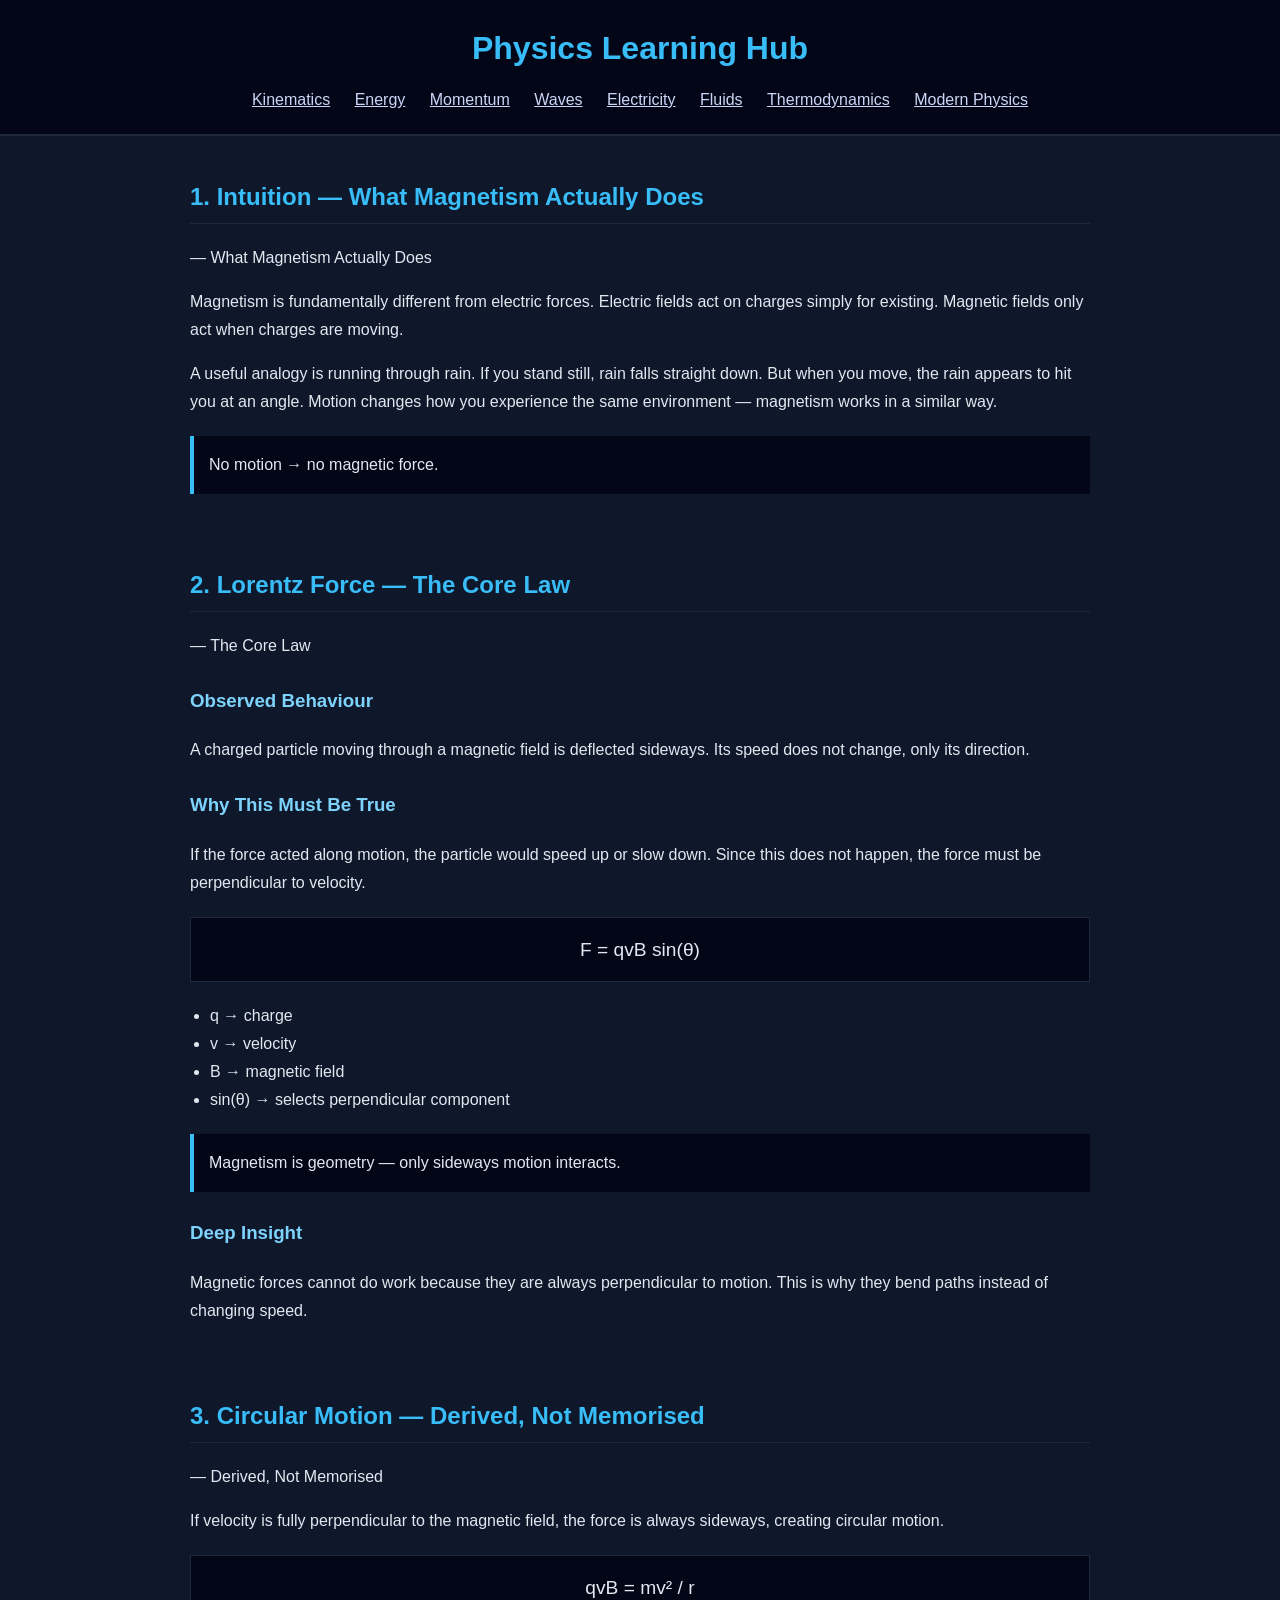
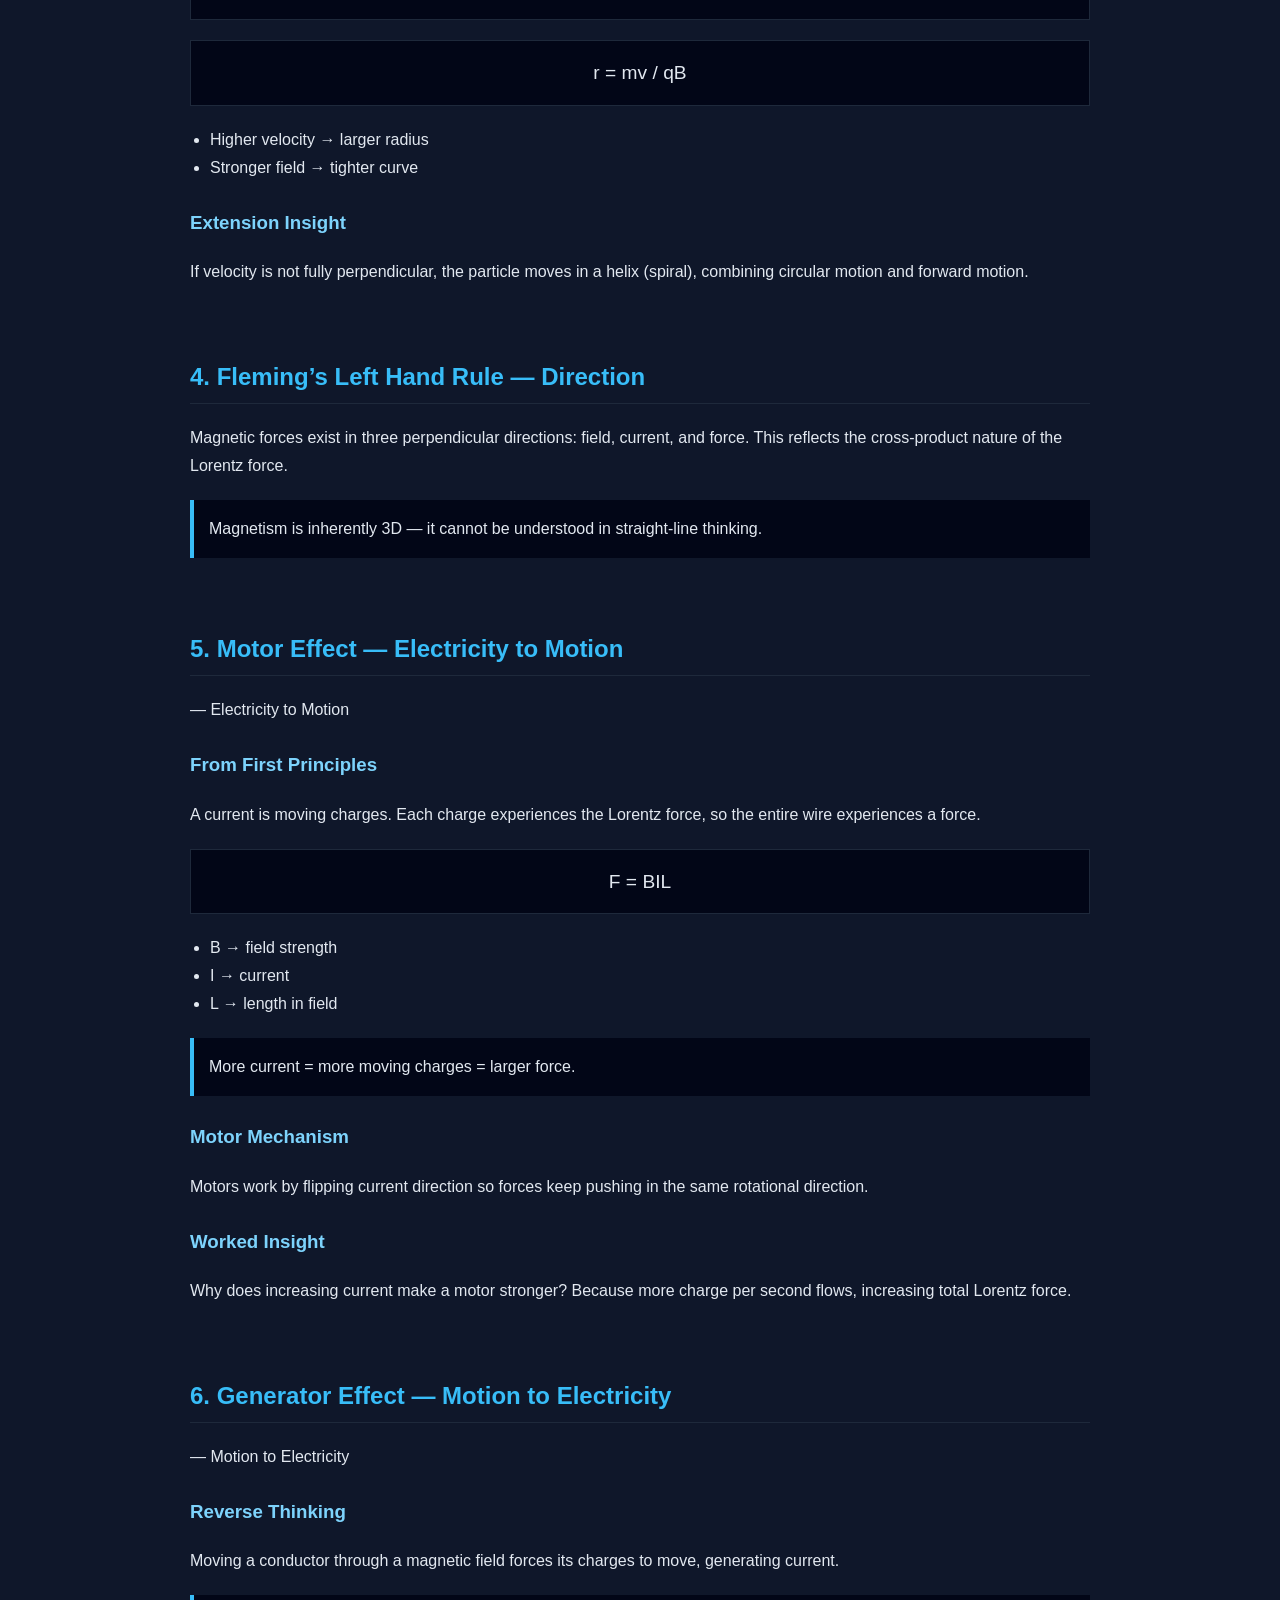
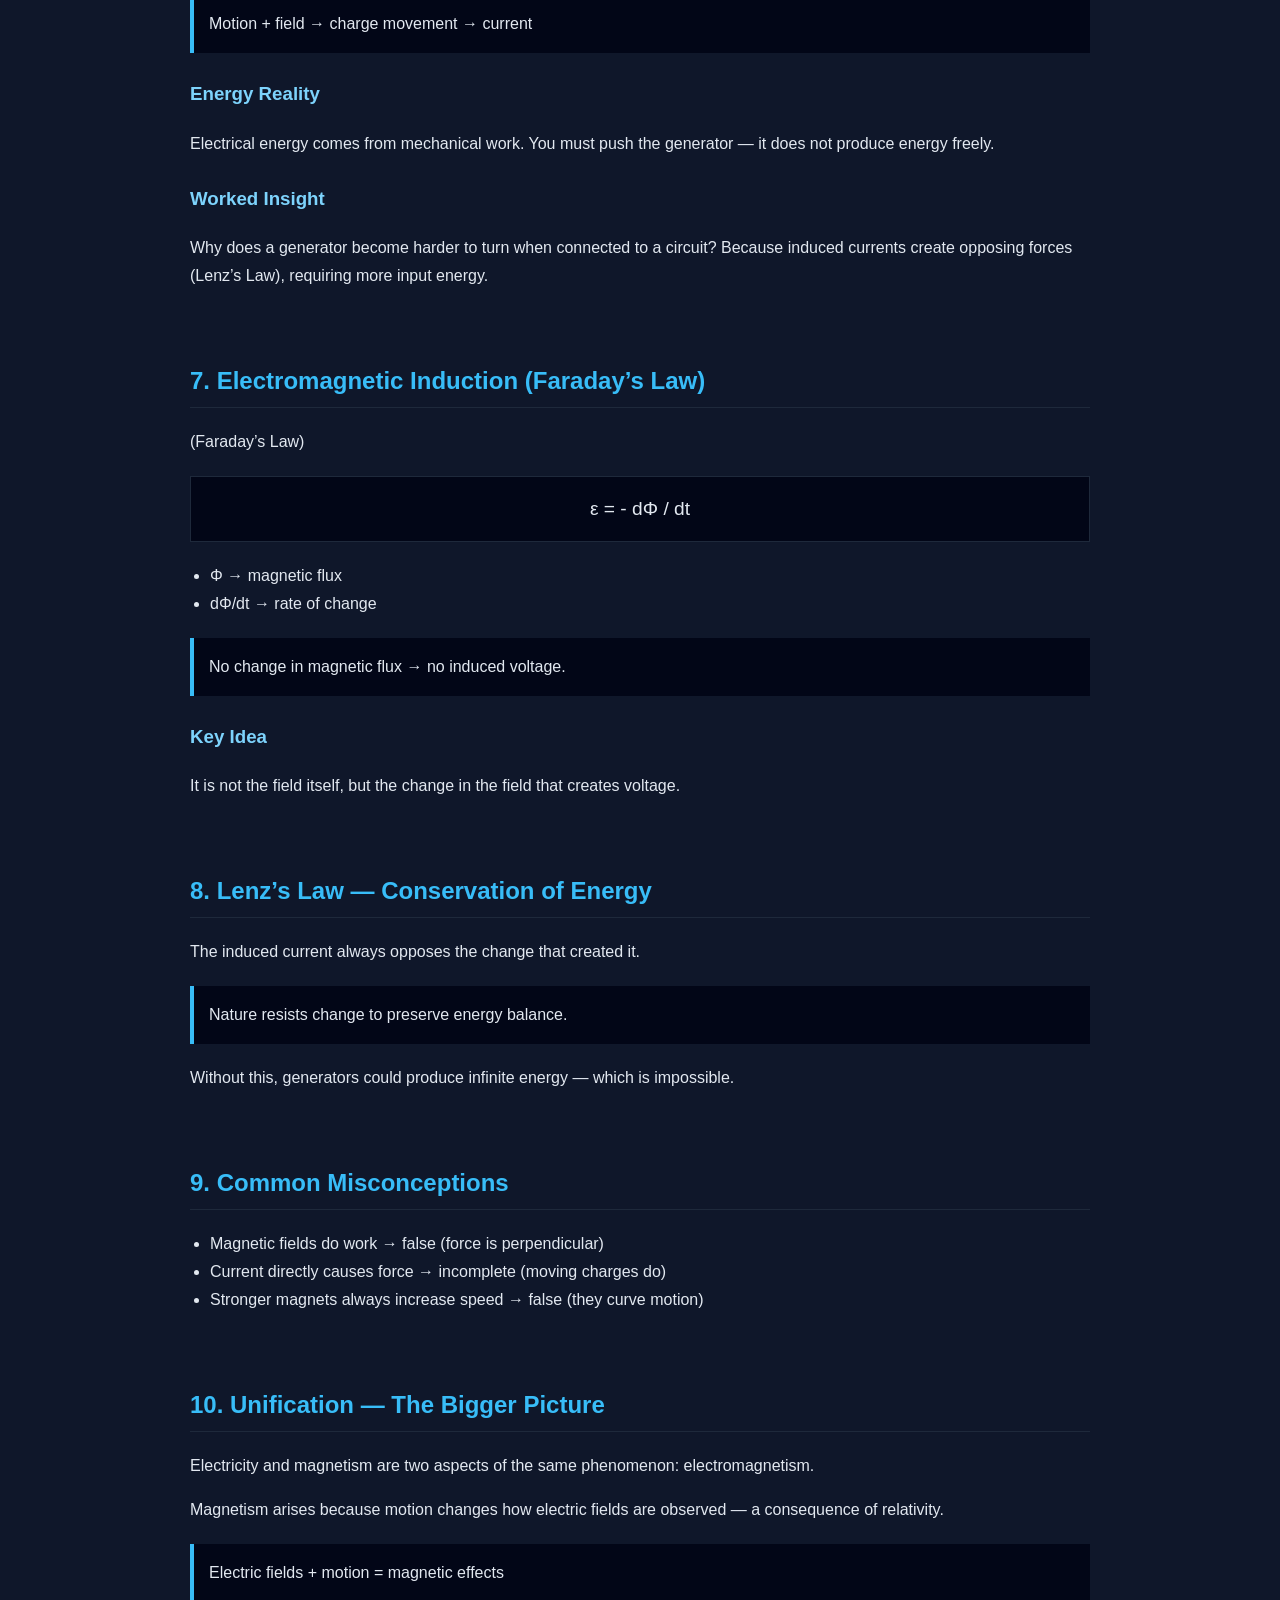
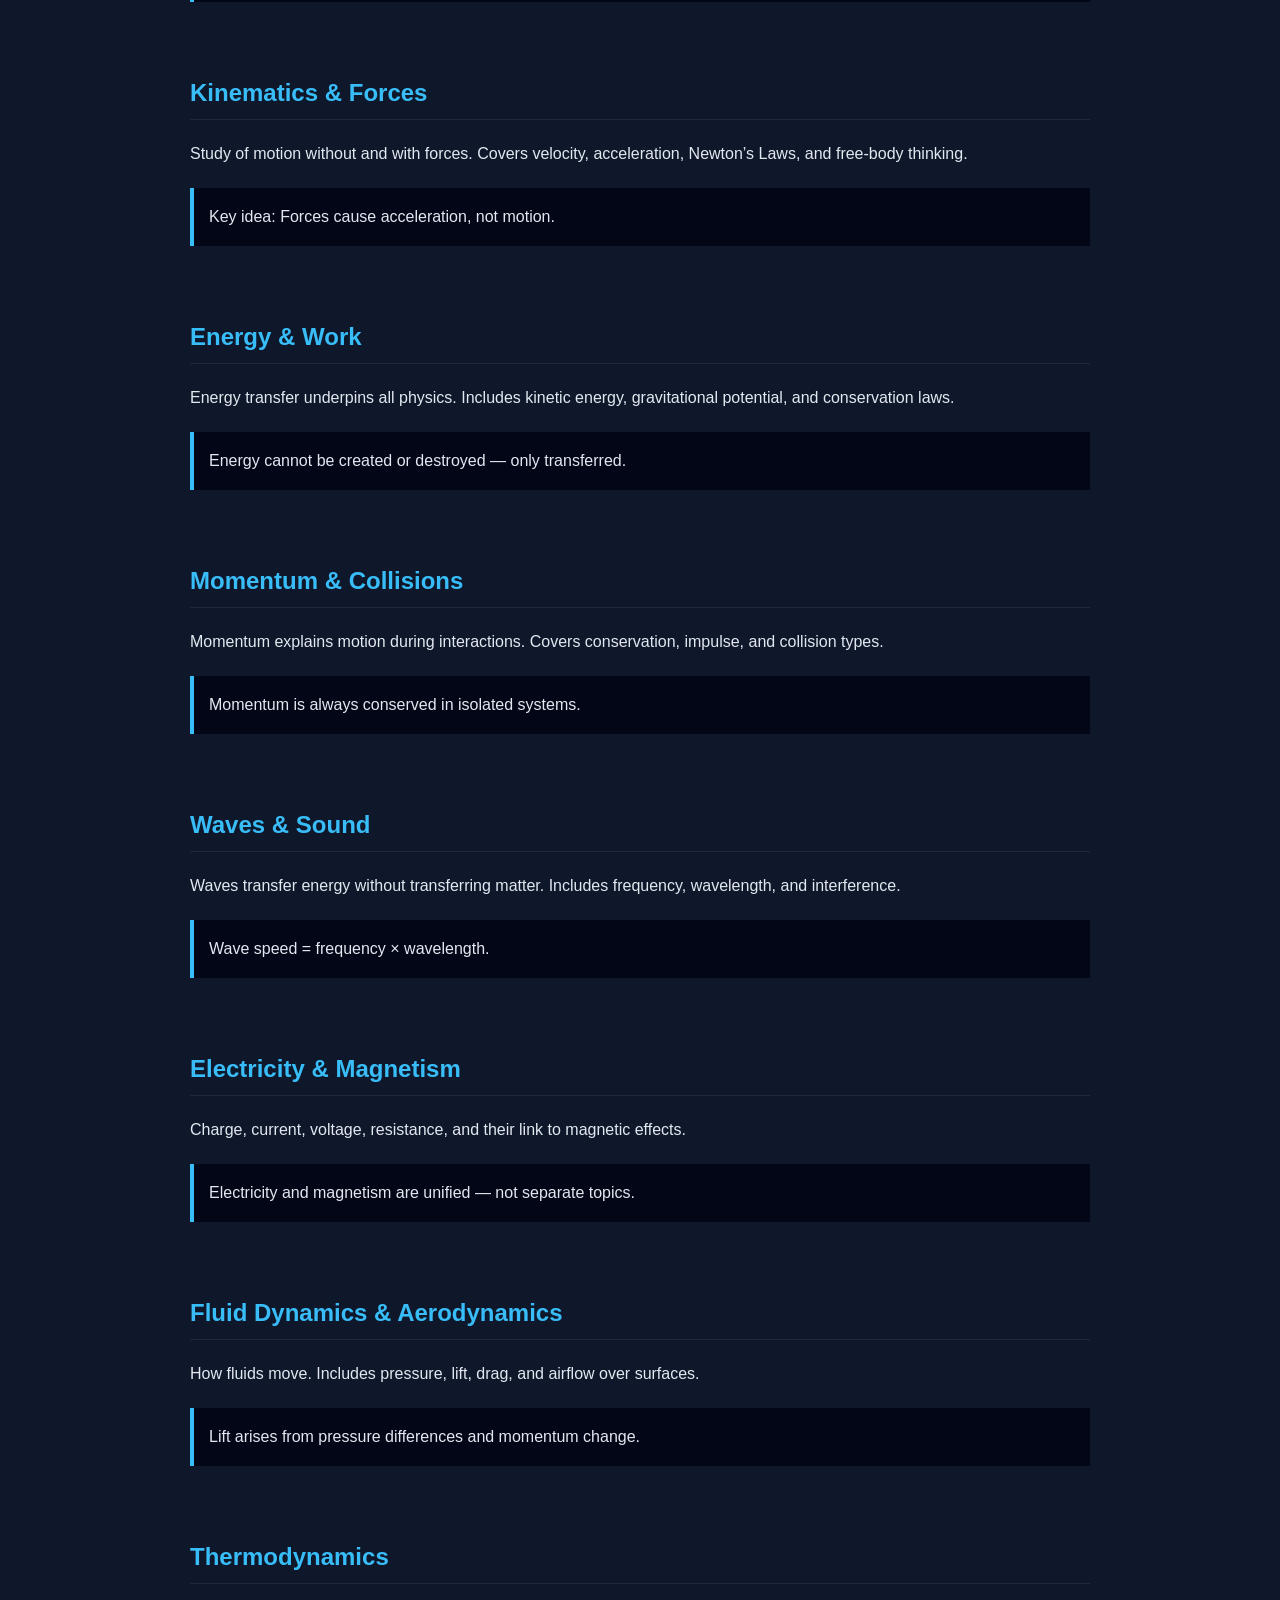
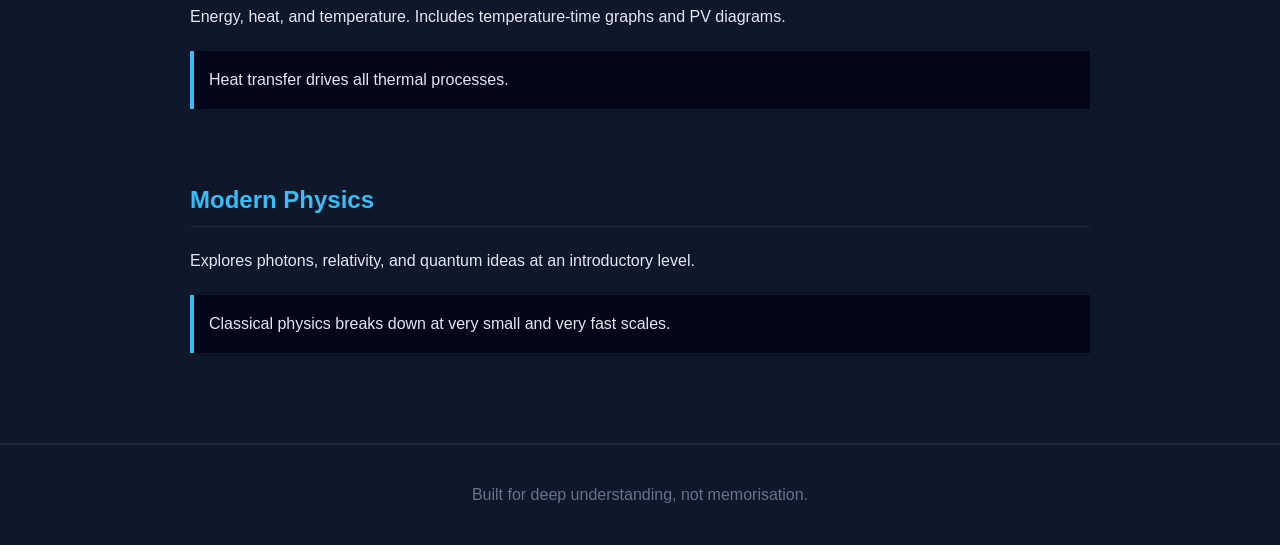
<file: index.html>
<!DOCTYPE html>
<html lang="en">
<head>
  <meta charset="UTF-8">
  <meta name="viewport" content="width=device-width, initial-scale=1.0">
  <title>Physics Learning Hub</title>
  <style>
    body { font-family: Arial, sans-serif; margin: 0; background: #0f172a; color: #e2e8f0; line-height: 1.75; }
    header { background: #020617; padding: 20px; text-align: center; border-bottom: 2px solid #1e293b; }
    header h1 { margin: 0; font-size: 2rem; color: #38bdf8; }
    .container { max-width: 900px; margin: auto; padding: 20px; }
    section { margin-bottom: 70px; }
    h2 { color: #38bdf8; border-bottom: 1px solid #1e293b; padding-bottom: 5px; }
    h3 { margin-top: 25px; color: #7dd3fc; }
    .box { background: #020617; padding: 15px; border-left: 4px solid #38bdf8; margin: 20px 0; }
    .equation { background: #020617; padding: 15px; text-align: center; font-size: 1.2rem; border: 1px solid #1e293b; margin: 20px 0; }
    ul { padding-left: 20px; }
  </style>
</head>
<body>

<header>
  <h1>Physics Learning Hub</h1>
  <nav style="margin-top:10px; flex-wrap:wrap;">
    <a href="#kinematics" style="margin:0 10px; color:#cbd5f5;">Kinematics</a>
    <a href="#energy" style="margin:0 10px; color:#cbd5f5;">Energy</a>
    <a href="#momentum" style="margin:0 10px; color:#cbd5f5;">Momentum</a>
    <a href="#waves" style="margin:0 10px; color:#cbd5f5;">Waves</a>
    <a href="#electricity" style="margin:0 10px; color:#cbd5f5;">Electricity</a>
    <a href="#fluids" style="margin:0 10px; color:#cbd5f5;">Fluids</a>
    <a href="#thermo" style="margin:0 10px; color:#cbd5f5;">Thermodynamics</a>
    <a href="#modern" style="margin:0 10px; color:#cbd5f5;">Modern Physics</a>
  </nav>
</header>

<div class="container">

<section id="intuition">
<h2>1. Intuition — What Magnetism Actually Does</h2> — What Magnetism Actually Does</h2>

<p>
Magnetism is fundamentally different from electric forces. Electric fields act on charges simply for existing. Magnetic fields only act when charges are moving.
</p>

<p>
A useful analogy is running through rain. If you stand still, rain falls straight down. But when you move, the rain appears to hit you at an angle. Motion changes how you experience the same environment — magnetism works in a similar way.
</p>

<div class="box">
No motion → no magnetic force.
</div>

</section>

<section id="lorentz">
<h2>2. Lorentz Force — The Core Law</h2> — The Core Law</h2>

<h3>Observed Behaviour</h3>
<p>
A charged particle moving through a magnetic field is deflected sideways. Its speed does not change, only its direction.
</p>

<h3>Why This Must Be True</h3>
<p>
If the force acted along motion, the particle would speed up or slow down. Since this does not happen, the force must be perpendicular to velocity.
</p>

<div class="equation">F = qvB sin(θ)</div>

<ul>
<li>q → charge</li>
<li>v → velocity</li>
<li>B → magnetic field</li>
<li>sin(θ) → selects perpendicular component</li>
</ul>

<div class="box">
Magnetism is geometry — only sideways motion interacts.
</div>

<h3>Deep Insight</h3>
<p>
Magnetic forces cannot do work because they are always perpendicular to motion. This is why they bend paths instead of changing speed.
</p>

</section>

<section id="circular">
<h2>3. Circular Motion — Derived, Not Memorised</h2> — Derived, Not Memorised</h2>

<p>
If velocity is fully perpendicular to the magnetic field, the force is always sideways, creating circular motion.
</p>

<div class="equation">qvB = mv² / r</div>
<div class="equation">r = mv / qB</div>

<ul>
<li>Higher velocity → larger radius</li>
<li>Stronger field → tighter curve</li>
</ul>

<h3>Extension Insight</h3>
<p>
If velocity is not fully perpendicular, the particle moves in a helix (spiral), combining circular motion and forward motion.
</p>

</section>

<section>
<h2>4. Fleming’s Left Hand Rule — Direction</h2>

<p>
Magnetic forces exist in three perpendicular directions: field, current, and force. This reflects the cross-product nature of the Lorentz force.
</p>

<div class="box">
Magnetism is inherently 3D — it cannot be understood in straight-line thinking.
</div>

</section>

<section id="motor">
<h2>5. Motor Effect — Electricity to Motion</h2> — Electricity to Motion</h2>

<h3>From First Principles</h3>
<p>
A current is moving charges. Each charge experiences the Lorentz force, so the entire wire experiences a force.
</p>

<div class="equation">F = BIL</div>

<ul>
<li>B → field strength</li>
<li>I → current</li>
<li>L → length in field</li>
</ul>

<div class="box">
More current = more moving charges = larger force.
</div>

<h3>Motor Mechanism</h3>
<p>
Motors work by flipping current direction so forces keep pushing in the same rotational direction.
</p>

<h3>Worked Insight</h3>
<p>
Why does increasing current make a motor stronger? Because more charge per second flows, increasing total Lorentz force.
</p>

</section>

<section id="generator">
<h2>6. Generator Effect — Motion to Electricity</h2> — Motion to Electricity</h2>

<h3>Reverse Thinking</h3>
<p>
Moving a conductor through a magnetic field forces its charges to move, generating current.
</p>

<div class="box">
Motion + field → charge movement → current
</div>

<h3>Energy Reality</h3>
<p>
Electrical energy comes from mechanical work. You must push the generator — it does not produce energy freely.
</p>

<h3>Worked Insight</h3>
<p>
Why does a generator become harder to turn when connected to a circuit? Because induced currents create opposing forces (Lenz’s Law), requiring more input energy.
</p>

</section>

<section id="induction">
<h2>7. Electromagnetic Induction (Faraday’s Law)</h2> (Faraday’s Law)</h2>

<div class="equation">ε = - dΦ / dt</div>

<ul>
<li>Φ → magnetic flux</li>
<li>dΦ/dt → rate of change</li>
</ul>

<div class="box">
No change in magnetic flux → no induced voltage.
</div>

<h3>Key Idea</h3>
<p>
It is not the field itself, but the change in the field that creates voltage.
</p>

</section>

<section>
<h2>8. Lenz’s Law — Conservation of Energy</h2>

<p>
The induced current always opposes the change that created it.
</p>

<div class="box">
Nature resists change to preserve energy balance.
</div>

<p>
Without this, generators could produce infinite energy — which is impossible.
</p>

</section>

<section>
<h2>9. Common Misconceptions</h2>

<ul>
<li>Magnetic fields do work → false (force is perpendicular)</li>
<li>Current directly causes force → incomplete (moving charges do)</li>
<li>Stronger magnets always increase speed → false (they curve motion)</li>
</ul>

</section>

<section>
<h2>10. Unification — The Bigger Picture</h2>

<p>
Electricity and magnetism are two aspects of the same phenomenon: electromagnetism.
</p>

<p>
Magnetism arises because motion changes how electric fields are observed — a consequence of relativity.
</p>

<div class="box">
Electric fields + motion = magnetic effects
</div>

</section>



<section id="kinematics">
<h2>Kinematics & Forces</h2>
<p>Study of motion without and with forces. Covers velocity, acceleration, Newton’s Laws, and free-body thinking.</p>
<div class="box">Key idea: Forces cause acceleration, not motion.</div>
</section>

<section id="energy">
<h2>Energy & Work</h2>
<p>Energy transfer underpins all physics. Includes kinetic energy, gravitational potential, and conservation laws.</p>
<div class="box">Energy cannot be created or destroyed — only transferred.</div>
</section>

<section id="momentum">
<h2>Momentum & Collisions</h2>
<p>Momentum explains motion during interactions. Covers conservation, impulse, and collision types.</p>
<div class="box">Momentum is always conserved in isolated systems.</div>
</section>

<section id="waves">
<h2>Waves & Sound</h2>
<p>Waves transfer energy without transferring matter. Includes frequency, wavelength, and interference.</p>
<div class="box">Wave speed = frequency × wavelength.</div>
</section>

<section id="electricity">
<h2>Electricity & Magnetism</h2>
<p>Charge, current, voltage, resistance, and their link to magnetic effects.</p>
<div class="box">Electricity and magnetism are unified — not separate topics.</div>
</section>

<section id="fluids">
<h2>Fluid Dynamics & Aerodynamics</h2>
<p>How fluids move. Includes pressure, lift, drag, and airflow over surfaces.</p>
<div class="box">Lift arises from pressure differences and momentum change.</div>
</section>

<section id="thermo">
<h2>Thermodynamics</h2>
<p>Energy, heat, and temperature. Includes temperature-time graphs and PV diagrams.</p>
<div class="box">Heat transfer drives all thermal processes.</div>
</section>

<section id="modern">
<h2>Modern Physics</h2>
<p>Explores photons, relativity, and quantum ideas at an introductory level.</p>
<div class="box">Classical physics breaks down at very small and very fast scales.</div>
</section>

</div>

<footer style="text-align:center; padding:20px; border-top:2px solid #1e293b; color:#64748b;">
  <p>Built for deep understanding, not memorisation.</p>
</footer>

</body>
</html>
</file>
